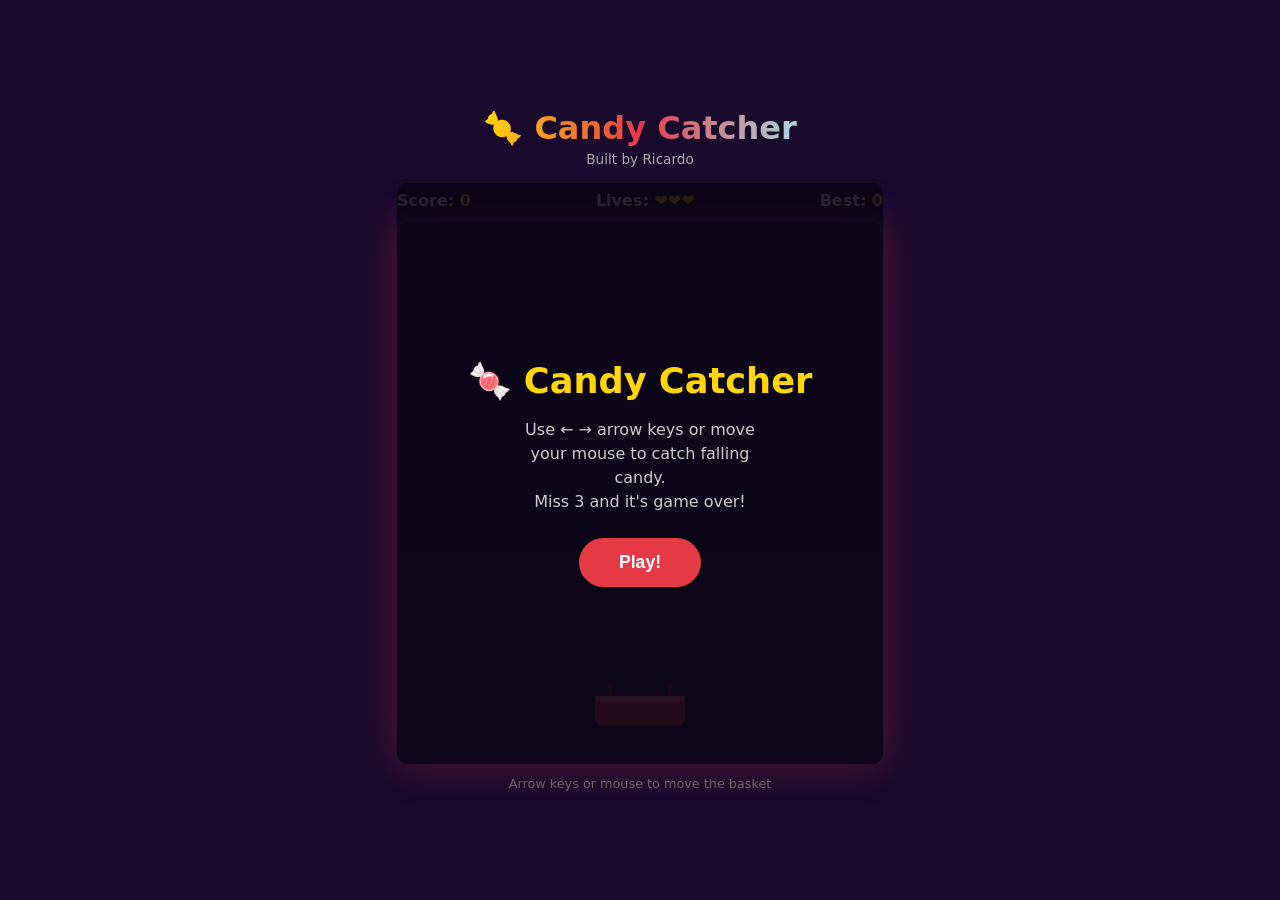
<file: GAME/index.html>
<!DOCTYPE html>
<html lang="en">
<head>
  <meta charset="UTF-8" />
  <meta name="viewport" content="width=device-width, initial-scale=1.0" />
  <title>Candy Catcher — By Ricardo</title>
  <style>
    * { box-sizing: border-box; margin: 0; padding: 0; }

    body {
      background: #1a0a2e;
      display: flex;
      flex-direction: column;
      align-items: center;
      justify-content: center;
      min-height: 100vh;
      font-family: 'Segoe UI', system-ui, sans-serif;
      color: white;
      overflow: hidden;
    }

    h1 {
      font-size: 2rem;
      margin-bottom: 0.25rem;
      text-align: center;
      background: linear-gradient(90deg, #ffd60a, #e63946, #a8dadc);
      -webkit-background-clip: text;
      -webkit-text-fill-color: transparent;
      background-clip: text;
    }

    .subtitle {
      font-size: 0.85rem;
      color: #aaa;
      margin-bottom: 1rem;
      text-align: center;
    }

    #game-wrapper {
      position: relative;
    }

    canvas {
      border: 3px solid #3d2057;
      border-radius: 12px;
      display: block;
      box-shadow: 0 0 40px rgba(230, 57, 70, 0.3);
    }

    #hud {
      display: flex;
      justify-content: space-between;
      padding: 0.5rem 0;
      font-size: 1rem;
      font-weight: 600;
      width: 100%;
    }

    #hud span { color: #ffd60a; }

    #overlay {
      position: absolute;
      top: 0; left: 0;
      width: 100%; height: 100%;
      background: rgba(10, 5, 20, 0.88);
      border-radius: 10px;
      display: flex;
      flex-direction: column;
      align-items: center;
      justify-content: center;
      gap: 1rem;
    }

    #overlay.hidden { display: none; }

    #overlay h2 {
      font-size: 2.2rem;
      color: #ffd60a;
    }

    #overlay .score-display {
      font-size: 1.4rem;
      color: white;
    }

    #overlay .high-score {
      font-size: 1rem;
      color: #aaa;
    }

    #overlay .message {
      font-size: 1rem;
      color: #ccc;
      text-align: center;
      max-width: 260px;
      line-height: 1.5;
    }

    #start-btn {
      background: #e63946;
      color: white;
      border: none;
      padding: 0.85rem 2.5rem;
      border-radius: 50px;
      font-size: 1.1rem;
      font-weight: 700;
      cursor: pointer;
      transition: all 0.2s;
      margin-top: 0.5rem;
    }

    #start-btn:hover {
      background: #c1121f;
      transform: scale(1.05);
    }

    .controls-hint {
      margin-top: 0.75rem;
      font-size: 0.8rem;
      color: #666;
      text-align: center;
    }
  </style>
</head>
<body>
  <h1>🍬 Candy Catcher</h1>
  <p class="subtitle">Built by Ricardo</p>

  <div id="game-wrapper">
    <div id="hud">
      <div>Score: <span id="score-display">0</span></div>
      <div>Lives: <span id="lives-display">❤️❤️❤️</span></div>
      <div>Best: <span id="best-display">0</span></div>
    </div>
    <canvas id="game-canvas" width="480" height="540"></canvas>

    <div id="overlay">
      <h2 id="overlay-title">🍬 Candy Catcher</h2>
      <p id="overlay-score" class="score-display" style="display:none"></p>
      <p id="overlay-best" class="high-score" style="display:none"></p>
      <p class="message" id="overlay-message">
        Use ← → arrow keys or move your mouse to catch falling candy.<br>
        Miss 3 and it's game over!
      </p>
      <button id="start-btn">Play!</button>
    </div>
  </div>

  <p class="controls-hint">Arrow keys or mouse to move the basket</p>

  <script src="game.js"></script>
</body>
</html>
</file>
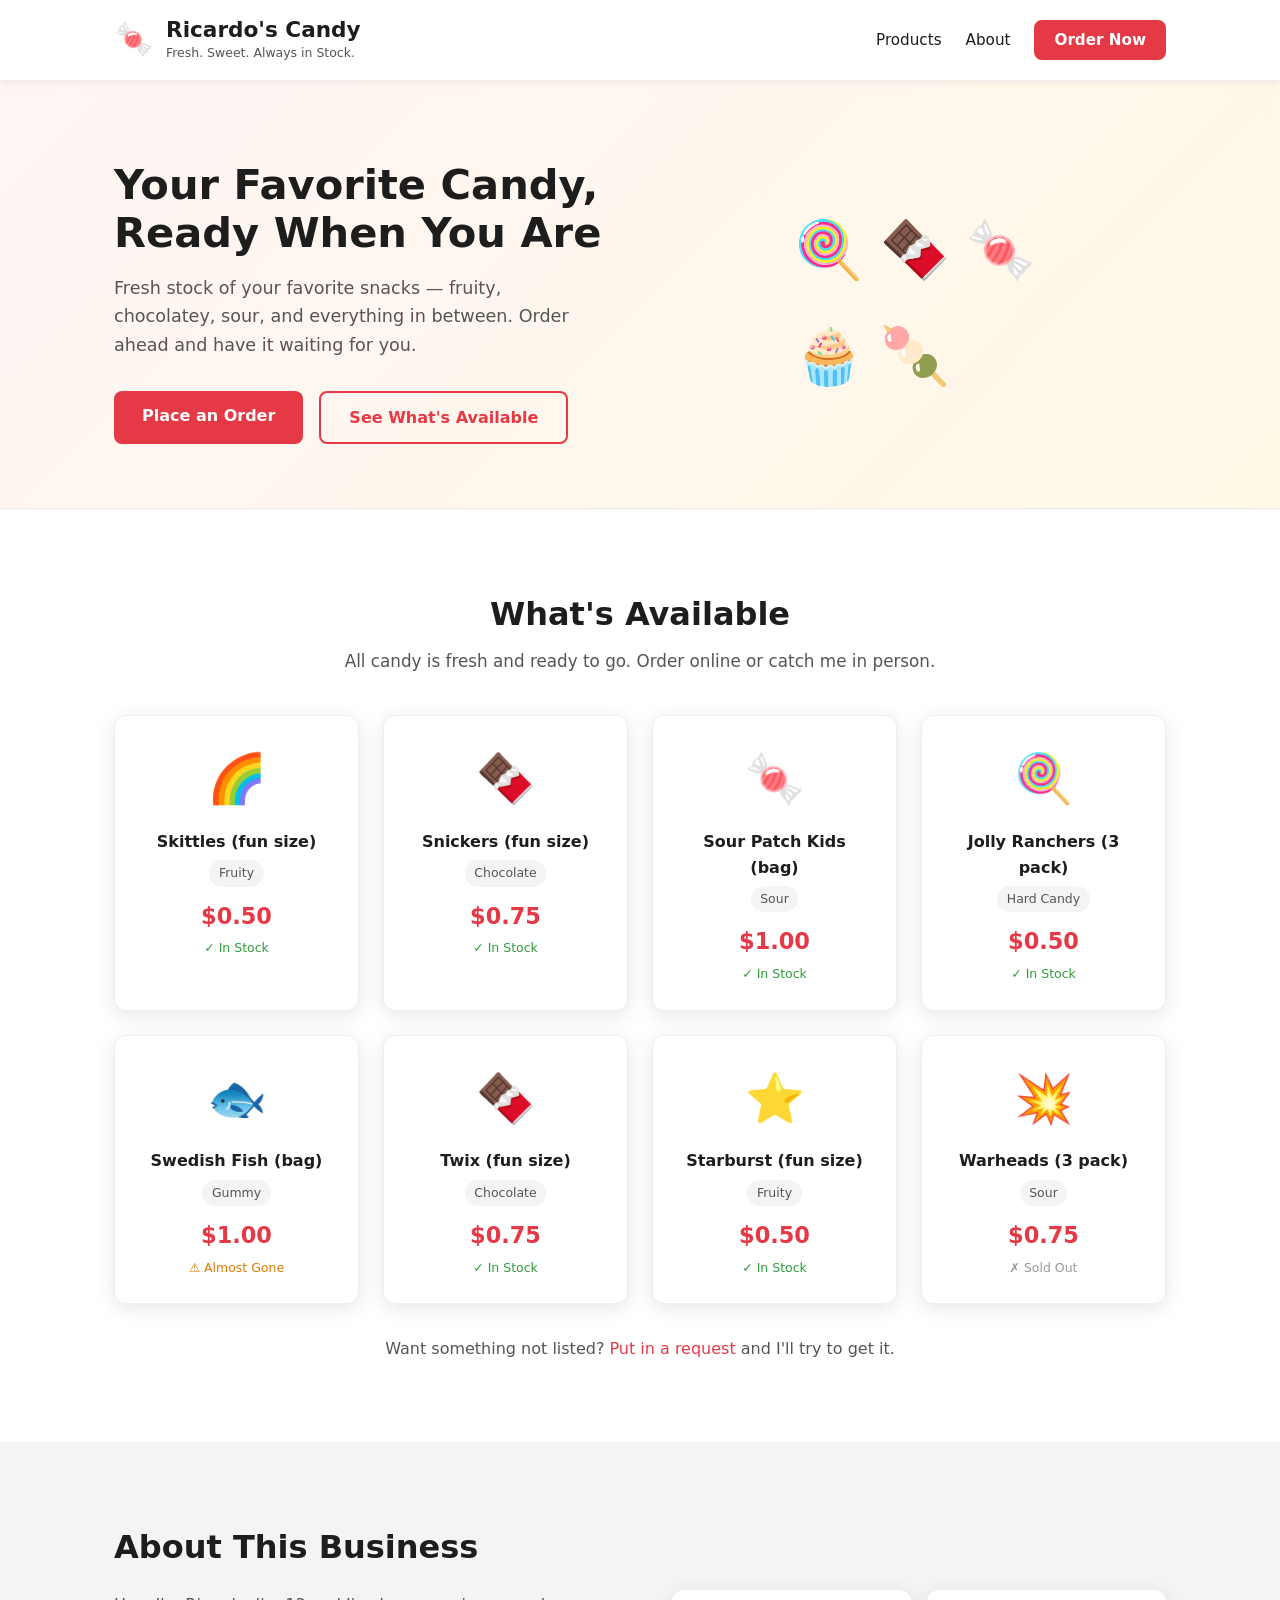
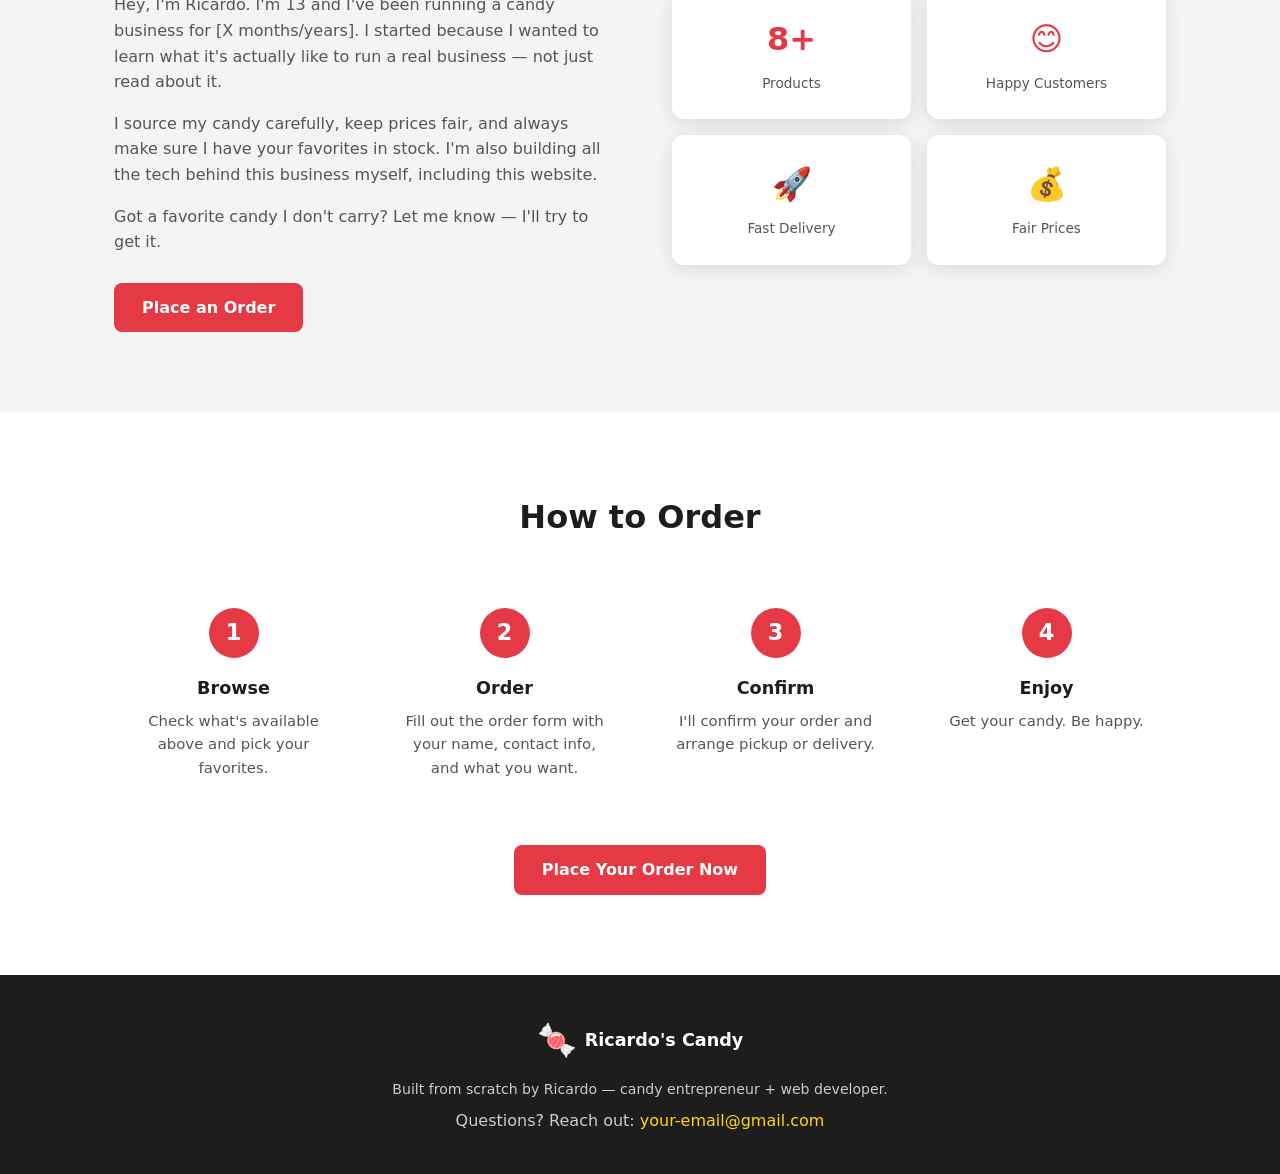
<file: WEBSITE/index.html>
<!DOCTYPE html>
<html lang="en">
<head>
  <meta charset="UTF-8" />
  <meta name="viewport" content="width=device-width, initial-scale=1.0" />
  <title>Ricardo's Candy — Sweet Deals Delivered</title>
  <link rel="stylesheet" href="style.css" />
</head>
<body>

  <!-- =============================================
       HEADER / NAVIGATION
  ============================================== -->
  <header class="site-header">
    <div class="container">
      <div class="logo">
        <span class="logo-icon">🍬</span>
        <div class="logo-text">
          <h1>Ricardo's Candy</h1>
          <p class="tagline">Fresh. Sweet. Always in Stock.</p>
        </div>
      </div>
      <nav>
        <a href="#products">Products</a>
        <a href="#about">About</a>
        <a href="order.html" class="btn-nav">Order Now</a>
      </nav>
    </div>
  </header>

  <!-- =============================================
       HERO SECTION
  ============================================== -->
  <section class="hero">
    <div class="container">
      <div class="hero-content">
        <h2>Your Favorite Candy,<br>Ready When You Are</h2>
        <p>
          Fresh stock of your favorite snacks — fruity, chocolatey, sour, and everything in between.
          Order ahead and have it waiting for you.
        </p>
        <div class="hero-buttons">
          <a href="order.html" class="btn btn-primary">Place an Order</a>
          <a href="#products" class="btn btn-secondary">See What's Available</a>
        </div>
      </div>
      <div class="hero-image">
        <div class="candy-display">
          <span>🍭</span>
          <span>🍫</span>
          <span>🍬</span>
          <span>🧁</span>
          <span>🍡</span>
        </div>
      </div>
    </div>
  </section>

  <!-- =============================================
       PRODUCTS SECTION
       UPDATE THE PRODUCTS ARRAY IN script.js
       TO MATCH YOUR REAL CANDY AND PRICES
  ============================================== -->
  <section id="products" class="products-section">
    <div class="container">
      <div class="section-header">
        <h2>What's Available</h2>
        <p>All candy is fresh and ready to go. Order online or catch me in person.</p>
      </div>

      <!-- Products are rendered by JavaScript from the PRODUCTS array in script.js -->
      <div class="products-grid" id="products-grid">
        <!-- JS fills this in -->
      </div>

      <div class="products-cta">
        <p>Want something not listed? <a href="order.html">Put in a request</a> and I'll try to get it.</p>
      </div>
    </div>
  </section>

  <!-- =============================================
       ABOUT SECTION
       Change this text to your own story
  ============================================== -->
  <section id="about" class="about-section">
    <div class="container">
      <div class="about-grid">
        <div class="about-content">
          <h2>About This Business</h2>
          <p>
            Hey, I'm Ricardo. I'm 13 and I've been running a candy business for
            [X months/years]. I started because I wanted to learn what it's actually
            like to run a real business — not just read about it.
          </p>
          <p>
            I source my candy carefully, keep prices fair, and always make sure I have
            your favorites in stock. I'm also building all the tech behind this business
            myself, including this website.
          </p>
          <p>
            Got a favorite candy I don't carry? Let me know — I'll try to get it.
          </p>
          <a href="order.html" class="btn btn-primary">Place an Order</a>
        </div>
        <div class="about-stats">
          <div class="stat-card">
            <span class="stat-number" id="products-count">10+</span>
            <span class="stat-label">Products</span>
          </div>
          <div class="stat-card">
            <span class="stat-number">😊</span>
            <span class="stat-label">Happy Customers</span>
          </div>
          <div class="stat-card">
            <span class="stat-number">🚀</span>
            <span class="stat-label">Fast Delivery</span>
          </div>
          <div class="stat-card">
            <span class="stat-number">💰</span>
            <span class="stat-label">Fair Prices</span>
          </div>
        </div>
      </div>
    </div>
  </section>

  <!-- =============================================
       HOW IT WORKS
  ============================================== -->
  <section class="how-section">
    <div class="container">
      <h2>How to Order</h2>
      <div class="steps-grid">
        <div class="step">
          <div class="step-number">1</div>
          <h3>Browse</h3>
          <p>Check what's available above and pick your favorites.</p>
        </div>
        <div class="step">
          <div class="step-number">2</div>
          <h3>Order</h3>
          <p>Fill out the order form with your name, contact info, and what you want.</p>
        </div>
        <div class="step">
          <div class="step-number">3</div>
          <h3>Confirm</h3>
          <p>I'll confirm your order and arrange pickup or delivery.</p>
        </div>
        <div class="step">
          <div class="step-number">4</div>
          <h3>Enjoy</h3>
          <p>Get your candy. Be happy.</p>
        </div>
      </div>
      <div class="how-cta">
        <a href="order.html" class="btn btn-primary">Place Your Order Now</a>
      </div>
    </div>
  </section>

  <!-- =============================================
       FOOTER
  ============================================== -->
  <footer class="site-footer">
    <div class="container">
      <div class="footer-content">
        <div class="footer-brand">
          <span class="logo-icon">🍬</span>
          <strong>Ricardo's Candy</strong>
        </div>
        <p class="footer-note">
          Built from scratch by Ricardo — candy entrepreneur + web developer.
        </p>
        <p class="footer-contact">
          Questions? Reach out: <a href="mailto:YOUR_EMAIL_HERE">your-email@gmail.com</a>
        </p>
      </div>
    </div>
  </footer>

  <script src="script.js"></script>
</body>
</html>
</file>
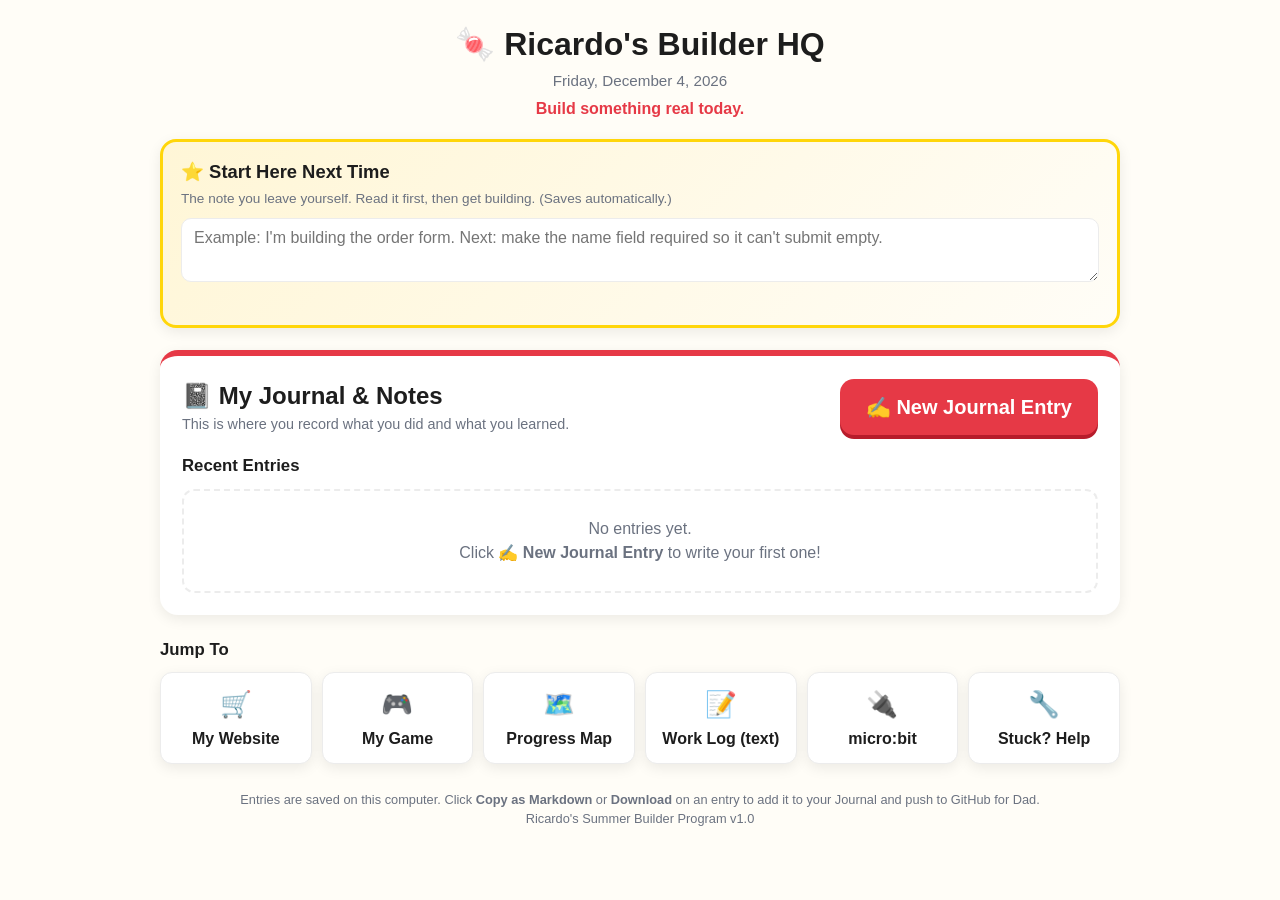
<file: dashboard.html>
<!DOCTYPE html>
<html lang="en">
<head>
<meta charset="UTF-8" />
<meta name="viewport" content="width=device-width, initial-scale=1.0" />
<title>Ricardo's Builder HQ</title>
<style>
  :root {
    --primary: #e63946;
    --accent: #ffd60a;
    --dark: #1d1d1d;
    --paper: #fffdf7;
    --card: #ffffff;
    --muted: #6b7280;
    --line: #ececec;
    --good: #2a9d8f;
    --shadow: 0 4px 14px rgba(0,0,0,0.08);
  }
  * { box-sizing: border-box; margin: 0; padding: 0; }
  body {
    font-family: -apple-system, BlinkMacSystemFont, "Segoe UI", Roboto, sans-serif;
    background: var(--paper);
    color: var(--dark);
    line-height: 1.5;
    padding: 20px;
    max-width: 1000px;
    margin: 0 auto;
  }

  /* Header */
  header { text-align: center; margin-bottom: 18px; }
  header h1 { font-size: 2rem; }
  header .date { color: var(--muted); font-size: 0.95rem; margin-top: 2px; }
  header .tagline { color: var(--primary); font-weight: 600; margin-top: 4px; }

  /* Start Here box */
  .start-here {
    background: linear-gradient(135deg, #fff6d6, #fffdf7);
    border: 3px solid var(--accent);
    border-radius: 16px;
    padding: 16px 18px;
    margin-bottom: 22px;
    box-shadow: var(--shadow);
  }
  .start-here h2 { font-size: 1.15rem; display: flex; align-items: center; gap: 8px; }
  .start-here p.hint { color: var(--muted); font-size: 0.85rem; margin: 4px 0 8px; }
  .start-here textarea {
    width: 100%;
    min-height: 64px;
    border: 1px solid var(--line);
    border-radius: 10px;
    padding: 10px 12px;
    font-size: 1rem;
    font-family: inherit;
    resize: vertical;
    background: #fff;
  }
  .saved-note { font-size: 0.8rem; color: var(--good); height: 16px; margin-top: 4px; }

  /* Journal hero */
  .journal-card {
    background: var(--card);
    border-radius: 18px;
    box-shadow: var(--shadow);
    padding: 22px;
    margin-bottom: 22px;
    border-top: 6px solid var(--primary);
  }
  .journal-head {
    display: flex;
    align-items: center;
    justify-content: space-between;
    flex-wrap: wrap;
    gap: 12px;
    margin-bottom: 8px;
  }
  .journal-head h2 { font-size: 1.5rem; }
  .journal-head p { color: var(--muted); font-size: 0.9rem; }

  .btn-new {
    background: var(--primary);
    color: #fff;
    border: none;
    border-radius: 14px;
    padding: 16px 26px;
    font-size: 1.25rem;
    font-weight: 700;
    cursor: pointer;
    box-shadow: 0 4px 0 #b71c2b;
    transition: transform .05s, box-shadow .05s;
    white-space: nowrap;
  }
  .btn-new:hover { transform: translateY(-1px); }
  .btn-new:active { transform: translateY(3px); box-shadow: 0 1px 0 #b71c2b; }

  /* Recent entries */
  .recent-title { font-size: 1.05rem; margin: 18px 0 10px; color: var(--dark); }
  .entry {
    border: 1px solid var(--line);
    border-radius: 12px;
    padding: 14px 16px;
    margin-bottom: 12px;
    background: #fff;
  }
  .entry-top { display: flex; justify-content: space-between; align-items: center; gap: 10px; flex-wrap: wrap; }
  .entry-date { font-weight: 700; }
  .badge {
    font-size: 0.72rem;
    padding: 3px 9px;
    border-radius: 999px;
    font-weight: 600;
  }
  .badge.session { background: #ffe3e6; color: var(--primary); }
  .badge.weekly { background: #d9f2ee; color: var(--good); }
  .entry-body { margin-top: 8px; font-size: 0.95rem; }
  .entry-body .row { margin: 4px 0; }
  .entry-body .label { font-weight: 600; }
  .progress-dots { letter-spacing: 3px; font-size: 1.1rem; }
  .entry-actions { margin-top: 10px; display: flex; gap: 8px; flex-wrap: wrap; }
  .entry-actions button {
    font-size: 0.82rem;
    border: 1px solid var(--line);
    background: #fafafa;
    border-radius: 8px;
    padding: 6px 10px;
    cursor: pointer;
  }
  .entry-actions button:hover { background: #f0f0f0; }
  .entry-actions .del:hover { background: #ffe3e6; border-color: var(--primary); color: var(--primary); }
  .empty {
    text-align: center;
    color: var(--muted);
    padding: 26px 10px;
    border: 2px dashed var(--line);
    border-radius: 12px;
  }

  /* Quick links */
  .links { margin-top: 8px; }
  .links h2 { font-size: 1.05rem; margin-bottom: 10px; }
  .link-grid { display: grid; grid-template-columns: repeat(auto-fill, minmax(150px, 1fr)); gap: 10px; }
  .link-grid a {
    display: block;
    text-decoration: none;
    color: var(--dark);
    background: var(--card);
    border: 1px solid var(--line);
    border-radius: 12px;
    padding: 12px;
    text-align: center;
    font-weight: 600;
    box-shadow: var(--shadow);
  }
  .link-grid a:hover { border-color: var(--accent); }
  .link-grid .emoji { display: block; font-size: 1.6rem; margin-bottom: 4px; }

  footer { text-align: center; color: var(--muted); font-size: 0.8rem; margin-top: 26px; }

  /* Modal */
  .modal-overlay {
    display: none;
    position: fixed; inset: 0;
    background: rgba(0,0,0,0.5);
    z-index: 50;
    padding: 20px;
    overflow-y: auto;
  }
  .modal-overlay.open { display: flex; align-items: flex-start; justify-content: center; }
  .modal {
    background: #fff;
    border-radius: 18px;
    max-width: 560px;
    width: 100%;
    padding: 24px;
    margin: auto;
    box-shadow: 0 20px 50px rgba(0,0,0,0.3);
  }
  .modal h2 { margin-bottom: 4px; }
  .modal .sub { color: var(--muted); font-size: 0.88rem; margin-bottom: 16px; }
  .field { margin-bottom: 14px; }
  .field label { display: block; font-weight: 600; margin-bottom: 5px; font-size: 0.95rem; }
  .field input[type=text], .field textarea, .field input[type=date] {
    width: 100%;
    border: 1px solid var(--line);
    border-radius: 10px;
    padding: 10px 12px;
    font-size: 1rem;
    font-family: inherit;
  }
  .field textarea { min-height: 60px; resize: vertical; }
  .type-toggle { display: flex; gap: 8px; }
  .type-toggle button {
    flex: 1;
    padding: 10px;
    border: 2px solid var(--line);
    background: #fff;
    border-radius: 10px;
    cursor: pointer;
    font-weight: 600;
  }
  .type-toggle button.active { border-color: var(--primary); background: #ffe3e6; color: var(--primary); }
  .dots-picker { font-size: 1.7rem; letter-spacing: 4px; cursor: pointer; user-select: none; }
  .modal-actions { display: flex; gap: 10px; margin-top: 18px; }
  .modal-actions .save {
    flex: 1;
    background: var(--primary);
    color: #fff;
    border: none;
    border-radius: 12px;
    padding: 14px;
    font-size: 1.05rem;
    font-weight: 700;
    cursor: pointer;
  }
  .modal-actions .cancel {
    background: #f0f0f0;
    border: none;
    border-radius: 12px;
    padding: 14px 18px;
    cursor: pointer;
    font-weight: 600;
  }
  .toast {
    position: fixed;
    bottom: 20px; left: 50%;
    transform: translateX(-50%);
    background: var(--dark);
    color: #fff;
    padding: 12px 20px;
    border-radius: 10px;
    font-size: 0.9rem;
    opacity: 0;
    pointer-events: none;
    transition: opacity .2s;
    z-index: 100;
  }
  .toast.show { opacity: 1; }

  @media (max-width: 560px) {
    .btn-new { width: 100%; }
    header h1 { font-size: 1.6rem; }
  }
</style>
</head>
<body>

  <header>
    <h1>🍬 Ricardo's Builder HQ</h1>
    <div class="date" id="today"></div>
    <div class="tagline">Build something real today.</div>
  </header>

  <!-- START HERE NEXT TIME -->
  <section class="start-here">
    <h2>⭐ Start Here Next Time</h2>
    <p class="hint">The note you leave yourself. Read it first, then get building. (Saves automatically.)</p>
    <textarea id="startHere" placeholder="Example: I'm building the order form. Next: make the name field required so it can't submit empty."></textarea>
    <div class="saved-note" id="startSaved"></div>
  </section>

  <!-- JOURNAL / NOTES -->
  <section class="journal-card">
    <div class="journal-head">
      <div>
        <h2>📓 My Journal &amp; Notes</h2>
        <p>This is where you record what you did and what you learned.</p>
      </div>
      <button class="btn-new" id="openModal">✍️ New Journal Entry</button>
    </div>

    <h3 class="recent-title">Recent Entries</h3>
    <div id="entryList"></div>
  </section>

  <!-- QUICK LINKS -->
  <section class="links">
    <h2>Jump To</h2>
    <div class="link-grid">
      <a href="WEBSITE/index.html"><span class="emoji">🛒</span>My Website</a>
      <a href="GAME/index.html"><span class="emoji">🎮</span>My Game</a>
      <a href="TRACKER/progress.md"><span class="emoji">🗺️</span>Progress Map</a>
      <a href="WORK_LOG.md"><span class="emoji">📝</span>Work Log (text)</a>
      <a href="MICROBIT/README.md"><span class="emoji">🔌</span>micro:bit</a>
      <a href="TROUBLESHOOTING/README.md"><span class="emoji">🔧</span>Stuck? Help</a>
    </div>
  </section>

  <footer>
    Entries are saved on this computer. Click <strong>Copy as Markdown</strong> or <strong>Download</strong> on an entry to add it to your Journal and push to GitHub for Dad.<br>
    Ricardo's Summer Builder Program v1.0
  </footer>

  <!-- MODAL -->
  <div class="modal-overlay" id="modalOverlay">
    <div class="modal">
      <h2>✍️ New Journal Entry</h2>
      <p class="sub">Takes about a minute. Just fill in what you can.</p>

      <div class="field">
        <label>What kind of entry?</label>
        <div class="type-toggle">
          <button type="button" data-type="session" class="active" id="typeSession">📌 Quick session note</button>
          <button type="button" data-type="weekly" id="typeWeekly">🌟 Weekly reflection</button>
        </div>
      </div>

      <div class="field">
        <label for="fDate">Date</label>
        <input type="date" id="fDate" />
      </div>

      <div class="field">
        <label for="fDone">✅ What I got done</label>
        <textarea id="fDone" placeholder="What did you build or work on?"></textarea>
      </div>

      <div class="field">
        <label for="fNext">🛑 Where I stopped / start next time</label>
        <textarea id="fNext" placeholder="The very next thing to do when you sit back down."></textarea>
      </div>

      <div class="field">
        <label for="fLearned" id="learnedLabel">💡 A question or idea I had</label>
        <textarea id="fLearned" placeholder="Anything you were curious about, stuck on, or thought of."></textarea>
      </div>

      <div class="field">
        <label>🎯 Progress toward my goal</label>
        <div class="dots-picker" id="dots" data-value="0">▢ ▢ ▢ ▢ ▢</div>
      </div>

      <div class="modal-actions">
        <button class="cancel" id="cancelModal">Cancel</button>
        <button class="save" id="saveEntry">Save Entry</button>
      </div>
    </div>
  </div>

  <div class="toast" id="toast"></div>

<script>
(function () {
  "use strict";

  var ENTRIES_KEY = "ricardo_journal_entries";
  var START_KEY = "ricardo_start_here";

  function $(id) { return document.getElementById(id); }

  function todayISO() {
    var d = new Date();
    var m = String(d.getMonth() + 1).padStart(2, "0");
    var day = String(d.getDate()).padStart(2, "0");
    return d.getFullYear() + "-" + m + "-" + day;
  }

  function load(key, fallback) {
    try {
      var v = localStorage.getItem(key);
      return v === null ? fallback : JSON.parse(v);
    } catch (e) { return fallback; }
  }
  function save(key, val) {
    try { localStorage.setItem(key, JSON.stringify(val)); return true; }
    catch (e) { return false; }
  }

  function toast(msg) {
    var t = $("toast");
    t.textContent = msg;
    t.classList.add("show");
    setTimeout(function () { t.classList.remove("show"); }, 1800);
  }

  function esc(s) {
    return String(s || "").replace(/[&<>"]/g, function (c) {
      return { "&": "&amp;", "<": "&lt;", ">": "&gt;", '"': "&quot;" }[c];
    });
  }

  function dots(n) {
    n = Math.max(0, Math.min(5, n || 0));
    var full = "", i;
    for (i = 0; i < n; i++) full += "▣ ";
    for (i = n; i < 5; i++) full += "▢ ";
    return full.trim();
  }

  /* ---------- Header date ---------- */
  var now = new Date();
  $("today").textContent = now.toLocaleDateString(undefined, {
    weekday: "long", year: "numeric", month: "long", day: "numeric"
  });

  /* ---------- Start Here box ---------- */
  var startBox = $("startHere");
  startBox.value = load(START_KEY, "") || "";
  var startTimer = null;
  startBox.addEventListener("input", function () {
    clearTimeout(startTimer);
    startTimer = setTimeout(function () {
      save(START_KEY, startBox.value);
      $("startSaved").textContent = "✓ Saved";
      setTimeout(function () { $("startSaved").textContent = ""; }, 1400);
    }, 400);
  });

  /* ---------- Entries ---------- */
  function getEntries() { return load(ENTRIES_KEY, []); }

  function entryToMarkdown(e) {
    var lines = [];
    var head = e.type === "weekly" ? "Weekly Reflection" : "Session";
    lines.push("### 📅 " + e.date + " — " + head);
    lines.push("- ✅ **What I got done:** " + (e.done || ""));
    lines.push("- 🛑 **Where I stopped / start next time:** " + (e.next || ""));
    lines.push("- 🎯 **Progress toward my goal:** " + dots(e.progress));
    var lastLabel = e.type === "weekly" ? "One thing I learned" : "A question or idea I had";
    lines.push("- 💡 **" + lastLabel + ":** " + (e.learned || ""));
    return lines.join("\n");
  }

  function renderEntries() {
    var list = $("entryList");
    var entries = getEntries();
    if (!entries.length) {
      list.innerHTML = '<div class="empty">No entries yet.<br>Click <strong>✍️ New Journal Entry</strong> to write your first one!</div>';
      return;
    }
    // newest first
    entries.sort(function (a, b) { return b.createdAt - a.createdAt; });
    list.innerHTML = entries.map(function (e) {
      var badgeClass = e.type === "weekly" ? "weekly" : "session";
      var badgeText = e.type === "weekly" ? "Weekly reflection" : "Session note";
      var lastLabel = e.type === "weekly" ? "Learned" : "Question / idea";
      return '' +
        '<div class="entry" data-id="' + e.id + '">' +
          '<div class="entry-top">' +
            '<span class="entry-date">📅 ' + esc(e.date) + '</span>' +
            '<span class="badge ' + badgeClass + '">' + badgeText + '</span>' +
          '</div>' +
          '<div class="entry-body">' +
            (e.done ? '<div class="row"><span class="label">✅ Got done:</span> ' + esc(e.done) + '</div>' : '') +
            (e.next ? '<div class="row"><span class="label">🛑 Next time:</span> ' + esc(e.next) + '</div>' : '') +
            (e.learned ? '<div class="row"><span class="label">💡 ' + lastLabel + ':</span> ' + esc(e.learned) + '</div>' : '') +
            '<div class="row"><span class="label">🎯 Progress:</span> <span class="progress-dots">' + dots(e.progress) + '</span></div>' +
          '</div>' +
          '<div class="entry-actions">' +
            '<button class="copy" data-id="' + e.id + '">📋 Copy as Markdown</button>' +
            '<button class="download" data-id="' + e.id + '">⬇️ Download .md</button>' +
            '<button class="del" data-id="' + e.id + '">🗑️ Delete</button>' +
          '</div>' +
        '</div>';
    }).join("");
  }

  function findEntry(id) {
    var entries = getEntries();
    for (var i = 0; i < entries.length; i++) {
      if (String(entries[i].id) === String(id)) return entries[i];
    }
    return null;
  }

  // Event delegation for entry actions
  $("entryList").addEventListener("click", function (ev) {
    var btn = ev.target.closest("button");
    if (!btn) return;
    var id = btn.getAttribute("data-id");
    var e = findEntry(id);
    if (!e) return;

    if (btn.classList.contains("copy")) {
      var md = entryToMarkdown(e);
      if (navigator.clipboard && navigator.clipboard.writeText) {
        navigator.clipboard.writeText(md).then(function () {
          toast("Copied! Paste it into WORK_LOG.md or your Journal.");
        }, function () { fallbackCopy(md); });
      } else { fallbackCopy(md); }
    } else if (btn.classList.contains("download")) {
      var blob = new Blob([entryToMarkdown(e) + "\n"], { type: "text/markdown" });
      var url = URL.createObjectURL(blob);
      var a = document.createElement("a");
      a.href = url;
      a.download = "entry-" + e.date + ".md";
      document.body.appendChild(a);
      a.click();
      document.body.removeChild(a);
      URL.revokeObjectURL(url);
      toast("Downloaded. Save it into your JOURNAL folder.");
    } else if (btn.classList.contains("del")) {
      if (confirm("Delete this entry? (If you want to keep it, Copy or Download it first.)")) {
        var entries = getEntries().filter(function (x) { return String(x.id) !== String(id); });
        save(ENTRIES_KEY, entries);
        renderEntries();
        toast("Entry deleted.");
      }
    }
  });

  function fallbackCopy(text) {
    var ta = document.createElement("textarea");
    ta.value = text;
    ta.style.position = "fixed";
    ta.style.opacity = "0";
    document.body.appendChild(ta);
    ta.select();
    try { document.execCommand("copy"); toast("Copied! Paste it into WORK_LOG.md or your Journal."); }
    catch (e) { toast("Couldn't copy — select the text manually."); }
    document.body.removeChild(ta);
  }

  /* ---------- Modal ---------- */
  var overlay = $("modalOverlay");
  var currentType = "session";
  var currentProgress = 0;

  function openModal() {
    currentType = "session";
    currentProgress = 0;
    setType("session");
    $("fDate").value = todayISO();
    $("fDone").value = "";
    $("fNext").value = "";
    $("fLearned").value = "";
    updateDots();
    overlay.classList.add("open");
    $("fDone").focus();
  }
  function closeModal() { overlay.classList.remove("open"); }

  function setType(type) {
    currentType = type;
    $("typeSession").classList.toggle("active", type === "session");
    $("typeWeekly").classList.toggle("active", type === "weekly");
    $("learnedLabel").textContent = type === "weekly"
      ? "💡 One thing I learned"
      : "💡 A question or idea I had";
  }

  function updateDots() {
    $("dots").textContent = dots(currentProgress);
    $("dots").setAttribute("data-value", currentProgress);
  }

  $("openModal").addEventListener("click", openModal);
  $("cancelModal").addEventListener("click", closeModal);
  overlay.addEventListener("click", function (ev) { if (ev.target === overlay) closeModal(); });
  document.addEventListener("keydown", function (ev) { if (ev.key === "Escape") closeModal(); });

  $("typeSession").addEventListener("click", function () { setType("session"); });
  $("typeWeekly").addEventListener("click", function () { setType("weekly"); });

  // Click the dots to set progress (1-5), click same value again to clear toward it
  $("dots").addEventListener("click", function (ev) {
    var rect = this.getBoundingClientRect();
    var ratio = (ev.clientX - rect.left) / rect.width;
    var val = Math.ceil(ratio * 5);
    val = Math.max(0, Math.min(5, val));
    // click the last filled dot again -> decrement to allow going to 0
    if (val === currentProgress) val = val - 1;
    currentProgress = val;
    updateDots();
  });

  $("saveEntry").addEventListener("click", function () {
    var done = $("fDone").value.trim();
    var next = $("fNext").value.trim();
    var learned = $("fLearned").value.trim();
    if (!done && !next && !learned) {
      toast("Write at least one thing before saving.");
      return;
    }
    var entry = {
      id: Date.now() + "-" + Math.floor(Math.random() * 1000),
      date: $("fDate").value || todayISO(),
      type: currentType,
      done: done,
      next: next,
      learned: learned,
      progress: currentProgress,
      createdAt: Date.now()
    };
    var entries = getEntries();
    entries.push(entry);
    save(ENTRIES_KEY, entries);

    // Keep the Start Here box in sync with the newest "next time" note
    if (next) {
      startBox.value = next;
      save(START_KEY, next);
    }

    renderEntries();
    closeModal();
    toast("Saved! 🎉 Don't forget to Copy or Download it for GitHub.");
  });

  /* ---------- Init ---------- */
  renderEntries();
})();
</script>
</body>
</html>
</file>
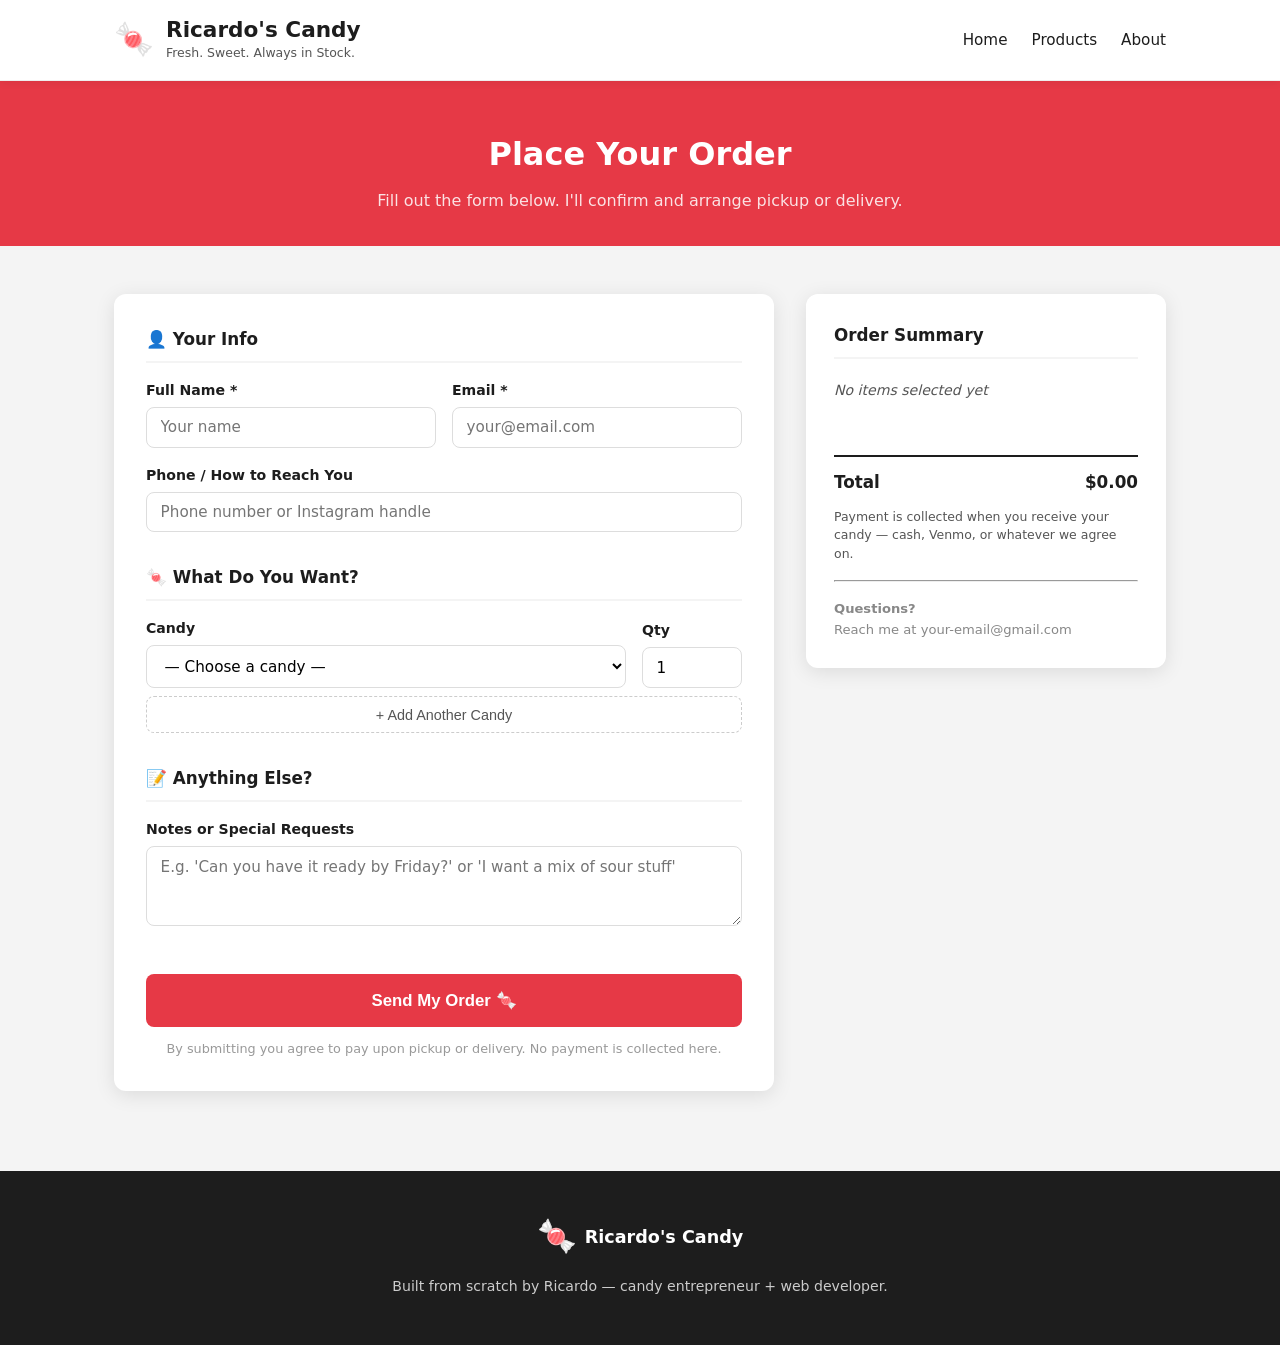
<file: WEBSITE/order.html>
<!DOCTYPE html>
<html lang="en">
<head>
  <meta charset="UTF-8" />
  <meta name="viewport" content="width=device-width, initial-scale=1.0" />
  <title>Place an Order — Ricardo's Candy</title>
  <link rel="stylesheet" href="style.css" />
</head>
<body class="order-page">

  <!-- =============================================
       HEADER
  ============================================== -->
  <header class="site-header">
    <div class="container">
      <div class="logo">
        <span class="logo-icon">🍬</span>
        <div class="logo-text">
          <h1>Ricardo's Candy</h1>
          <p class="tagline">Fresh. Sweet. Always in Stock.</p>
        </div>
      </div>
      <nav>
        <a href="index.html">Home</a>
        <a href="index.html#products">Products</a>
        <a href="index.html#about">About</a>
      </nav>
    </div>
  </header>

  <!-- =============================================
       ORDER HERO
  ============================================== -->
  <section class="order-hero">
    <div class="container">
      <h2>Place Your Order</h2>
      <p>Fill out the form below. I'll confirm and arrange pickup or delivery.</p>
    </div>
  </section>

  <!-- =============================================
       ORDER MAIN
  ============================================== -->
  <section class="order-main">
    <div class="container">
      <div class="order-layout">

        <!-- ---- ORDER FORM ---- -->
        <div>
          <!-- Success message (hidden until form is submitted) -->
          <div id="order-success" class="order-success order-form-card">
            <div class="success-icon">🎉</div>
            <h3>Order Received!</h3>
            <p>
              Thanks, <strong id="success-name"></strong>! Your order of
              <strong id="success-total"></strong> is in.
            </p>
            <p>I'll reach out soon to confirm and arrange pickup or delivery.</p>
            <a href="index.html" class="btn btn-primary" style="margin-top:1rem;">Back to Home</a>
          </div>

          <!-- The actual form -->
          <form id="order-form" class="order-form-card" novalidate>

            <!-- Section 1: Customer Info -->
            <div class="form-section">
              <h3>👤 Your Info</h3>

              <div class="form-row">
                <div class="form-group">
                  <label for="customer-name">Full Name *</label>
                  <input type="text" id="customer-name" placeholder="Your name" required />
                </div>
                <div class="form-group">
                  <label for="customer-email">Email *</label>
                  <input type="email" id="customer-email" placeholder="your@email.com" required />
                </div>
              </div>

              <div class="form-group">
                <label for="customer-phone">Phone / How to Reach You</label>
                <input type="tel" id="customer-phone" placeholder="Phone number or Instagram handle" />
              </div>
            </div>

            <!-- Section 2: Order Items -->
            <div class="form-section">
              <h3>🍬 What Do You Want?</h3>

              <div id="order-items-list" class="order-items-list">
                <!-- First item row -->
                <div class="order-item">
                  <div class="form-group" style="margin-bottom:0">
                    <label>Candy</label>
                    <select class="product-select">
                      <!-- Populated by JavaScript -->
                    </select>
                  </div>
                  <div class="form-group" style="margin-bottom:0">
                    <label>Qty</label>
                    <input type="number" class="product-qty" value="1" min="1" max="20" />
                  </div>
                </div>
              </div>

              <button type="button" class="add-item-btn" id="add-item-btn">
                + Add Another Candy
              </button>
            </div>

            <!-- Section 3: Notes -->
            <div class="form-section">
              <h3>📝 Anything Else?</h3>
              <div class="form-group">
                <label for="order-notes">Notes or Special Requests</label>
                <textarea
                  id="order-notes"
                  placeholder="E.g. 'Can you have it ready by Friday?' or 'I want a mix of sour stuff'"
                ></textarea>
              </div>
            </div>

            <!-- Submit -->
            <button type="submit" class="btn btn-primary submit-btn" id="submit-btn">
              Send My Order 🍬
            </button>

            <p style="font-size:0.8rem; color:#999; margin-top:0.75rem; text-align:center;">
              By submitting you agree to pay upon pickup or delivery. No payment is collected here.
            </p>

          </form>
        </div>

        <!-- ---- ORDER SUMMARY SIDEBAR ---- -->
        <div class="order-summary-card">
          <h3>Order Summary</h3>
          <div id="summary-items" class="summary-items">
            <p class="summary-empty">No items selected yet</p>
          </div>
          <div id="summary-total" class="summary-total">
            <span>Total</span>
            <span class="total-amount">$0.00</span>
          </div>
          <p class="summary-note">
            Payment is collected when you receive your candy — cash, Venmo, or whatever we agree on.
          </p>
          <hr style="margin: 1rem 0; border-color: #eee;" />
          <p style="font-size:0.82rem; color:#888;">
            <strong>Questions?</strong><br/>
            Reach me at your-email@gmail.com
          </p>
        </div>

      </div>
    </div>
  </section>

  <!-- =============================================
       FOOTER
  ============================================== -->
  <footer class="site-footer">
    <div class="container">
      <div class="footer-content">
        <div class="footer-brand">
          <span class="logo-icon">🍬</span>
          <strong>Ricardo's Candy</strong>
        </div>
        <p class="footer-note">Built from scratch by Ricardo — candy entrepreneur + web developer.</p>
      </div>
    </div>
  </footer>

  <script src="script.js"></script>
</body>
</html>
</file>
<file: WEBSITE/style.css>
/* =============================================
   Ricardo's Candy Business Website
   style.css — All styling for the site
   ============================================= */

/* --- Reset & Base --- */
*, *::before, *::after {
  box-sizing: border-box;
  margin: 0;
  padding: 0;
}

:root {
  /* Brand colors — change these to customize your site */
  --primary:     #e63946;   /* Bold red */
  --primary-dark:#c1121f;
  --accent:      #ffd60a;   /* Yellow */
  --dark:        #1d1d1d;
  --gray:        #555;
  --light-gray:  #f4f4f4;
  --white:       #ffffff;
  --shadow:      0 4px 20px rgba(0,0,0,0.10);
  --radius:      12px;
  --radius-sm:   8px;
  --transition:  0.2s ease;
}

html {
  scroll-behavior: smooth;
}

body {
  font-family: 'Segoe UI', system-ui, -apple-system, sans-serif;
  color: var(--dark);
  background: var(--white);
  line-height: 1.6;
}

a {
  color: var(--primary);
  text-decoration: none;
}

a:hover {
  text-decoration: underline;
}

img {
  max-width: 100%;
  display: block;
}

.container {
  max-width: 1100px;
  margin: 0 auto;
  padding: 0 1.5rem;
}

/* --- Buttons --- */
.btn {
  display: inline-block;
  padding: 0.75rem 1.75rem;
  border-radius: var(--radius-sm);
  font-weight: 600;
  font-size: 1rem;
  cursor: pointer;
  transition: all var(--transition);
  border: none;
  text-decoration: none;
}

.btn-primary {
  background: var(--primary);
  color: var(--white);
}

.btn-primary:hover {
  background: var(--primary-dark);
  transform: translateY(-2px);
  box-shadow: 0 6px 16px rgba(230,57,70,0.35);
  text-decoration: none;
  color: var(--white);
}

.btn-secondary {
  background: transparent;
  color: var(--primary);
  border: 2px solid var(--primary);
}

.btn-secondary:hover {
  background: var(--primary);
  color: var(--white);
  text-decoration: none;
}

/* --- Header --- */
.site-header {
  position: sticky;
  top: 0;
  z-index: 100;
  background: var(--white);
  border-bottom: 1px solid #eee;
  box-shadow: 0 2px 8px rgba(0,0,0,0.06);
}

.site-header .container {
  display: flex;
  align-items: center;
  justify-content: space-between;
  padding-top: 0.9rem;
  padding-bottom: 0.9rem;
}

.logo {
  display: flex;
  align-items: center;
  gap: 0.75rem;
}

.logo-icon {
  font-size: 2rem;
}

.logo h1 {
  font-size: 1.35rem;
  font-weight: 700;
  color: var(--dark);
  line-height: 1.2;
}

.tagline {
  font-size: 0.78rem;
  color: var(--gray);
}

nav {
  display: flex;
  align-items: center;
  gap: 1.5rem;
}

nav a {
  color: var(--dark);
  font-weight: 500;
  font-size: 0.95rem;
  transition: color var(--transition);
}

nav a:hover {
  color: var(--primary);
  text-decoration: none;
}

.btn-nav {
  background: var(--primary);
  color: var(--white) !important;
  padding: 0.5rem 1.25rem;
  border-radius: var(--radius-sm);
  font-weight: 600;
}

.btn-nav:hover {
  background: var(--primary-dark);
  text-decoration: none;
}

/* --- Hero --- */
.hero {
  background: linear-gradient(135deg, #fff5f5 0%, #fff9e6 100%);
  padding: 5rem 0 4rem;
  border-bottom: 1px solid #f0e0e0;
}

.hero .container {
  display: grid;
  grid-template-columns: 1fr 1fr;
  gap: 3rem;
  align-items: center;
}

.hero-content h2 {
  font-size: 2.6rem;
  font-weight: 800;
  line-height: 1.15;
  margin-bottom: 1.1rem;
  color: var(--dark);
}

.hero-content p {
  font-size: 1.1rem;
  color: var(--gray);
  margin-bottom: 2rem;
  max-width: 480px;
}

.hero-buttons {
  display: flex;
  gap: 1rem;
  flex-wrap: wrap;
}

.hero-image {
  display: flex;
  justify-content: center;
  align-items: center;
}

.candy-display {
  display: grid;
  grid-template-columns: repeat(3, 1fr);
  gap: 1rem;
  font-size: 3.5rem;
  text-align: center;
}

.candy-display span {
  animation: float 3s ease-in-out infinite;
  display: inline-block;
}

.candy-display span:nth-child(2) { animation-delay: 0.4s; }
.candy-display span:nth-child(3) { animation-delay: 0.8s; }
.candy-display span:nth-child(4) { animation-delay: 1.2s; }
.candy-display span:nth-child(5) { animation-delay: 1.6s; }

@keyframes float {
  0%, 100% { transform: translateY(0); }
  50%       { transform: translateY(-10px); }
}

/* --- Section Headers --- */
.section-header {
  text-align: center;
  margin-bottom: 2.5rem;
}

.section-header h2 {
  font-size: 2rem;
  font-weight: 700;
  margin-bottom: 0.5rem;
}

.section-header p {
  color: var(--gray);
  font-size: 1.05rem;
}

/* --- Products Section --- */
.products-section {
  padding: 5rem 0;
  background: var(--white);
}

.products-grid {
  display: grid;
  grid-template-columns: repeat(auto-fill, minmax(220px, 1fr));
  gap: 1.5rem;
  margin-bottom: 2rem;
}

.product-card {
  background: var(--white);
  border: 1px solid #eee;
  border-radius: var(--radius);
  padding: 1.5rem;
  text-align: center;
  box-shadow: var(--shadow);
  transition: transform var(--transition), box-shadow var(--transition);
  cursor: pointer;
}

.product-card:hover {
  transform: translateY(-4px);
  box-shadow: 0 8px 30px rgba(0,0,0,0.13);
}

.product-emoji {
  font-size: 3rem;
  margin-bottom: 0.75rem;
  display: block;
}

.product-name {
  font-weight: 700;
  font-size: 1rem;
  margin-bottom: 0.3rem;
  color: var(--dark);
}

.product-category {
  font-size: 0.78rem;
  color: var(--gray);
  background: var(--light-gray);
  padding: 0.2rem 0.6rem;
  border-radius: 20px;
  display: inline-block;
  margin-bottom: 0.75rem;
}

.product-price {
  font-size: 1.4rem;
  font-weight: 800;
  color: var(--primary);
}

.product-status {
  font-size: 0.78rem;
  margin-top: 0.4rem;
}

.in-stock { color: #2d9d3a; }
.low-stock { color: #e07b00; }
.out-stock { color: #999; }

.products-cta {
  text-align: center;
  margin-top: 1.5rem;
  color: var(--gray);
}

/* --- About Section --- */
.about-section {
  padding: 5rem 0;
  background: var(--light-gray);
}

.about-grid {
  display: grid;
  grid-template-columns: 1fr 1fr;
  gap: 4rem;
  align-items: center;
}

.about-content h2 {
  font-size: 2rem;
  font-weight: 700;
  margin-bottom: 1.2rem;
}

.about-content p {
  color: var(--gray);
  margin-bottom: 1rem;
  font-size: 1rem;
}

.about-content .btn {
  margin-top: 0.75rem;
}

.about-stats {
  display: grid;
  grid-template-columns: 1fr 1fr;
  gap: 1rem;
}

.stat-card {
  background: var(--white);
  border-radius: var(--radius);
  padding: 1.5rem;
  text-align: center;
  box-shadow: var(--shadow);
}

.stat-number {
  display: block;
  font-size: 2rem;
  font-weight: 800;
  color: var(--primary);
  margin-bottom: 0.3rem;
}

.stat-label {
  font-size: 0.85rem;
  color: var(--gray);
  font-weight: 500;
}

/* --- How It Works --- */
.how-section {
  padding: 5rem 0;
  background: var(--white);
  text-align: center;
}

.how-section h2 {
  font-size: 2rem;
  font-weight: 700;
  margin-bottom: 2.5rem;
}

.steps-grid {
  display: grid;
  grid-template-columns: repeat(4, 1fr);
  gap: 2rem;
  margin-bottom: 2.5rem;
}

.step {
  padding: 1.5rem 1rem;
}

.step-number {
  width: 50px;
  height: 50px;
  background: var(--primary);
  color: var(--white);
  border-radius: 50%;
  font-size: 1.4rem;
  font-weight: 800;
  display: flex;
  align-items: center;
  justify-content: center;
  margin: 0 auto 1rem;
}

.step h3 {
  font-size: 1.1rem;
  font-weight: 700;
  margin-bottom: 0.5rem;
}

.step p {
  color: var(--gray);
  font-size: 0.93rem;
}

.how-cta {
  margin-top: 1rem;
}

/* --- Footer --- */
.site-footer {
  background: var(--dark);
  color: #ccc;
  padding: 2.5rem 0;
}

.footer-content {
  text-align: center;
}

.footer-brand {
  display: flex;
  align-items: center;
  justify-content: center;
  gap: 0.5rem;
  font-size: 1.1rem;
  color: var(--white);
  margin-bottom: 0.75rem;
}

.footer-note {
  font-size: 0.88rem;
  margin-bottom: 0.5rem;
}

.footer-contact a {
  color: var(--accent);
}

/* =============================================
   ORDER PAGE STYLES (order.html)
   ============================================= */

.order-page {
  background: var(--light-gray);
  min-height: 100vh;
}

.order-hero {
  background: var(--primary);
  color: var(--white);
  padding: 3rem 0 2rem;
  text-align: center;
}

.order-hero h2 {
  font-size: 2rem;
  font-weight: 700;
  margin-bottom: 0.5rem;
}

.order-hero p {
  opacity: 0.85;
}

.order-main {
  padding: 3rem 0 5rem;
}

.order-layout {
  display: grid;
  grid-template-columns: 1fr 360px;
  gap: 2rem;
  align-items: start;
}

/* Form */
.order-form-card {
  background: var(--white);
  border-radius: var(--radius);
  padding: 2rem;
  box-shadow: var(--shadow);
}

.form-section {
  margin-bottom: 2rem;
}

.form-section h3 {
  font-size: 1.05rem;
  font-weight: 700;
  margin-bottom: 1rem;
  padding-bottom: 0.5rem;
  border-bottom: 2px solid var(--light-gray);
  color: var(--dark);
}

.form-row {
  display: grid;
  grid-template-columns: 1fr 1fr;
  gap: 1rem;
}

.form-group {
  margin-bottom: 1rem;
}

.form-group label {
  display: block;
  font-size: 0.88rem;
  font-weight: 600;
  margin-bottom: 0.35rem;
  color: var(--dark);
}

.form-group input,
.form-group select,
.form-group textarea {
  width: 100%;
  padding: 0.65rem 0.85rem;
  border: 1.5px solid #ddd;
  border-radius: var(--radius-sm);
  font-size: 0.95rem;
  font-family: inherit;
  transition: border-color var(--transition);
  background: var(--white);
}

.form-group input:focus,
.form-group select:focus,
.form-group textarea:focus {
  outline: none;
  border-color: var(--primary);
  box-shadow: 0 0 0 3px rgba(230,57,70,0.12);
}

.form-group textarea {
  resize: vertical;
  min-height: 80px;
}

.order-items-list {
  display: flex;
  flex-direction: column;
  gap: 1rem;
}

.order-item {
  display: grid;
  grid-template-columns: 1fr 100px;
  gap: 1rem;
  align-items: end;
}

.add-item-btn {
  background: none;
  border: 1.5px dashed #ccc;
  border-radius: var(--radius-sm);
  padding: 0.6rem 1rem;
  width: 100%;
  cursor: pointer;
  color: var(--gray);
  font-size: 0.9rem;
  margin-top: 0.5rem;
  transition: all var(--transition);
}

.add-item-btn:hover {
  border-color: var(--primary);
  color: var(--primary);
}

.submit-btn {
  width: 100%;
  padding: 1rem;
  font-size: 1.05rem;
  margin-top: 0.5rem;
}

/* Order summary sidebar */
.order-summary-card {
  background: var(--white);
  border-radius: var(--radius);
  padding: 1.75rem;
  box-shadow: var(--shadow);
  position: sticky;
  top: 80px;
}

.order-summary-card h3 {
  font-size: 1.05rem;
  font-weight: 700;
  margin-bottom: 1.25rem;
  padding-bottom: 0.5rem;
  border-bottom: 2px solid var(--light-gray);
}

.summary-items {
  min-height: 60px;
  margin-bottom: 1rem;
}

.summary-item {
  display: flex;
  justify-content: space-between;
  font-size: 0.9rem;
  padding: 0.4rem 0;
  border-bottom: 1px solid #f0f0f0;
  color: var(--dark);
}

.summary-empty {
  color: var(--gray);
  font-size: 0.88rem;
  font-style: italic;
}

.summary-total {
  display: flex;
  justify-content: space-between;
  font-weight: 700;
  font-size: 1.05rem;
  padding-top: 0.75rem;
  border-top: 2px solid var(--dark);
  margin-top: 0.5rem;
}

.summary-note {
  font-size: 0.78rem;
  color: var(--gray);
  margin-top: 0.75rem;
  line-height: 1.5;
}

/* Success state */
.order-success {
  display: none;
  text-align: center;
  padding: 3rem 2rem;
}

.order-success.visible {
  display: block;
}

.success-icon {
  font-size: 4rem;
  margin-bottom: 1rem;
}

.order-success h3 {
  font-size: 1.6rem;
  font-weight: 700;
  margin-bottom: 0.75rem;
  color: #2d9d3a;
}

.order-success p {
  color: var(--gray);
  margin-bottom: 1.5rem;
}

/* =============================================
   RESPONSIVE — Mobile
   ============================================= */
@media (max-width: 768px) {
  .hero .container {
    grid-template-columns: 1fr;
    text-align: center;
  }

  .hero-content h2 {
    font-size: 1.9rem;
  }

  .hero-buttons {
    justify-content: center;
  }

  .hero-image {
    display: none;
  }

  .about-grid {
    grid-template-columns: 1fr;
    gap: 2rem;
  }

  .steps-grid {
    grid-template-columns: 1fr 1fr;
  }

  .order-layout {
    grid-template-columns: 1fr;
  }

  .order-summary-card {
    position: static;
    order: -1;
  }

  .form-row {
    grid-template-columns: 1fr;
  }

  nav a:not(.btn-nav) {
    display: none;
  }
}

@media (max-width: 480px) {
  .steps-grid {
    grid-template-columns: 1fr;
  }

  .about-stats {
    grid-template-columns: 1fr 1fr;
  }
}
</file>
